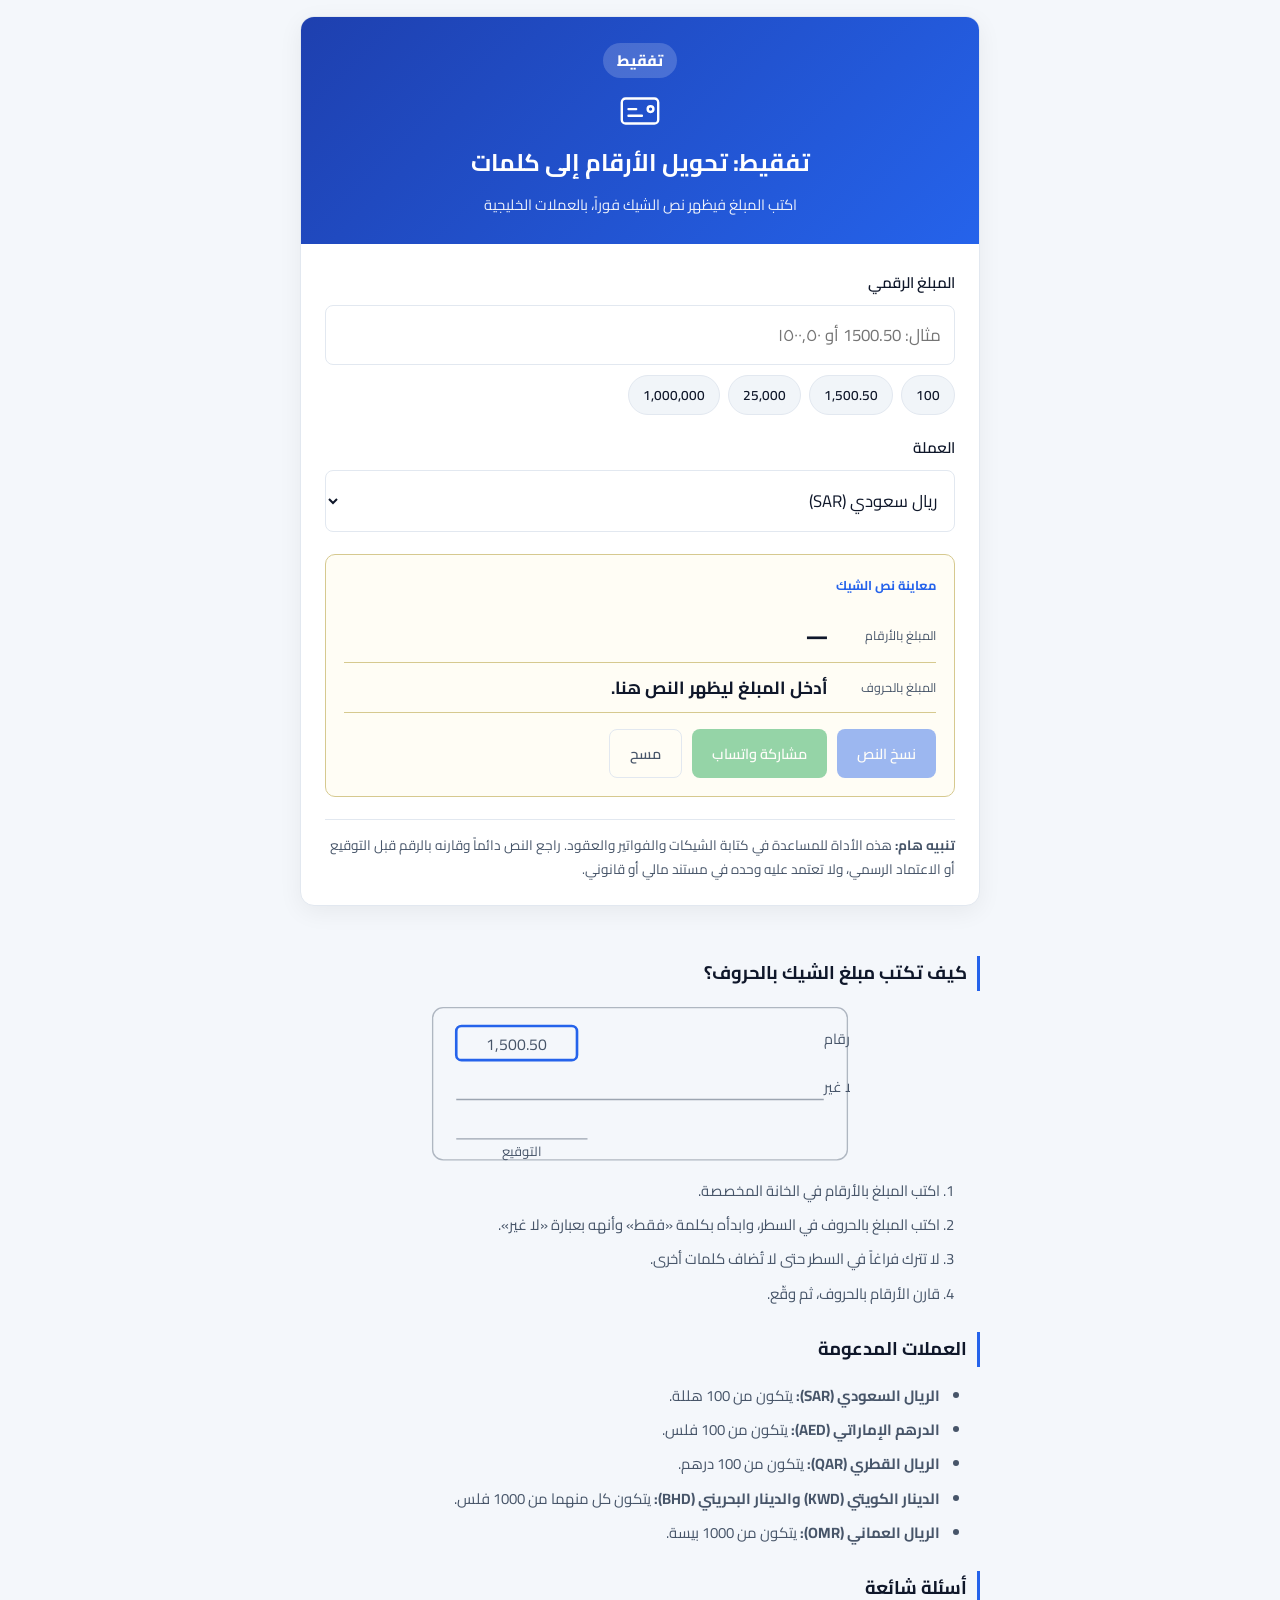
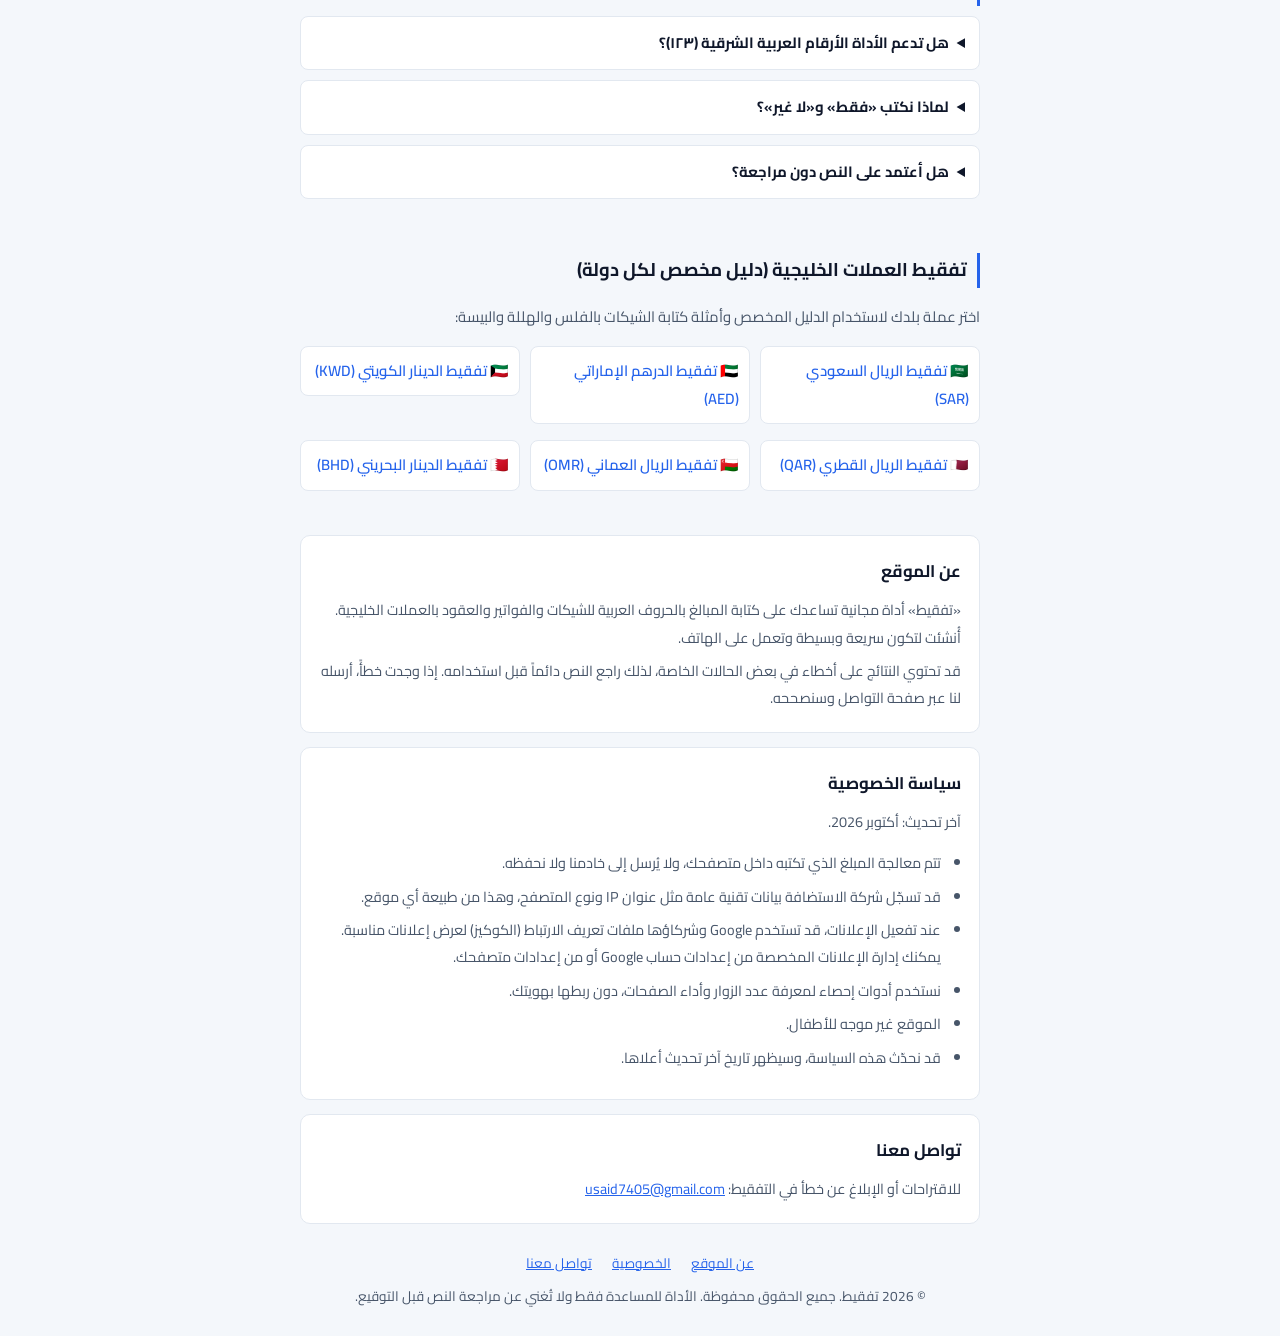
<file: index.html>
<!DOCTYPE html>
<html lang="ar" dir="rtl">
<head>
<meta charset="UTF-8">
<meta name="google-site-verification" content="pl8VKu4miXjCryxIBvGF42JT68K2FOyj5GZ1E2aZHYI">
<meta name="viewport" content="width=device-width, initial-scale=1">
<title>تفقيط: تحويل الأرقام إلى كلمات للشيكات والعقود</title>
<meta name="description" content="أداة تفقيط مجانية تحوّل المبلغ إلى كلمات عربية للشيكات والفواتير والعقود مع دعم العملات الخليجية (SAR, AED, KWD, QAR, OMR, BHD).">
<link rel="canonical" href="https://ar.sueldopro.online/">
<link rel="icon" href="data:image/svg+xml,%3Csvg xmlns='http://www.w3.org/2000/svg' viewBox='0 0 48 48'%3E%3Crect width='48' height='48' rx='10' fill='%232563eb'/%3E%3Crect x='7' y='13' width='34' height='22' rx='4' fill='none' stroke='white' stroke-width='3'/%3E%3Cpath d='M13 27h13M13 21h8' stroke='white' stroke-width='3' stroke-linecap='round'/%3E%3C/svg%3E">
<meta name="theme-color" content="#2563eb">
<meta property="og:type" content="website">
<meta property="og:locale" content="ar_AR">
<meta property="og:title" content="تفقيط: تحويل الأرقام إلى كلمات للشيكات والعقود">
<meta property="og:description" content="اكتب المبلغ فيظهر نص الشيك فوراً بالعملات الخليجية. أداة مجانية.">
<meta property="og:url" content="https://ar.sueldopro.online/">
<meta name="twitter:card" content="summary">
<link rel="preconnect" href="https://fonts.googleapis.com">
<link rel="preconnect" href="https://fonts.gstatic.com" crossorigin>
<link href="https://fonts.googleapis.com/css2?family=Cairo:wght@400;600;800&display=swap" rel="stylesheet">
<style>
:root{--bg:#f4f7fb;--card:#fff;--ink:#0f172a;--accent:#2563eb;--accent2:#1e40af;--text:#475569;--line:#e2e8f0;--soft:#f1f5f9;--err:#b91c1c;--cheque:#fffdf5;--cl:#d6c98f}
@media(prefers-color-scheme:dark){:root{--bg:#0b1220;--card:#111a2e;--ink:#f1f5f9;--accent:#3b82f6;--accent2:#1d4ed8;--text:#cbd5e1;--line:#26334d;--soft:#18233b;--err:#fca5a5;--cheque:#16213a;--cl:#334155}}
*{box-sizing:border-box}
html{scroll-behavior:smooth}
body{font-family:'Cairo','Tajawal',system-ui,-apple-system,'Segoe UI',Tahoma,sans-serif;background:var(--bg);color:var(--text);margin:0;padding:16px;display:flex;flex-direction:column;align-items:center}
a{color:var(--accent)}
.card{width:100%;max-width:680px;background:var(--card);border-radius:14px;border:1px solid var(--line);overflow:hidden;box-shadow:0 6px 24px rgba(0,0,0,.06)}
.hero{background:linear-gradient(135deg,var(--accent2),var(--accent));color:#fff;padding:26px 22px;text-align:center}
.brand{display:inline-block;font-weight:800;font-size:.95rem;background:rgba(255,255,255,.18);padding:3px 14px;border-radius:999px;margin-bottom:10px}
.logo{display:block;width:46px;height:46px;margin:0 auto 6px}
.hero h1{margin:0 0 6px;font-size:1.5rem;color:#fff}
.hero p{margin:0;font-size:.92rem;opacity:.92}
.body{padding:24px}
.field{margin-bottom:18px}
label{display:block;font-weight:600;margin-bottom:8px;font-size:.95rem;color:var(--ink)}
input,select{width:100%;padding:13px;border:1px solid var(--line);border-radius:8px;font-size:1.05rem;background:var(--card);color:var(--ink);font-family:inherit}
input:focus,select:focus{outline:none;border-color:var(--accent);box-shadow:0 0 0 3px rgba(37,99,235,.18)}
.chips{display:flex;flex-wrap:wrap;gap:8px;margin-top:10px}
button{background:var(--accent);color:#fff;border:0;padding:10px 20px;border-radius:8px;cursor:pointer;font-size:.9rem;font-weight:600;font-family:inherit;transition:background .2s,transform .1s}
button:hover:not([disabled]){background:var(--accent2)}
button:active:not([disabled]){transform:scale(.97)}
button:focus-visible,a:focus-visible,summary:focus-visible{outline:2px solid var(--accent);outline-offset:2px}
button[disabled]{opacity:.45;cursor:not-allowed}
.chip{background:var(--soft);color:var(--ink);border:1px solid var(--line);padding:6px 14px;border-radius:999px;font-size:.85rem}
.chip:hover:not([disabled]){background:var(--line)}
.btn-secondary{background:transparent;color:var(--text);border:1px solid var(--line)}
.btn-secondary:hover:not([disabled]){background:var(--soft)}
.wa{background:#16a34a}
.wa:hover:not([disabled]){background:#15803d}
.cheque{background:var(--cheque);border:1px solid var(--cl);border-radius:10px;padding:18px;margin-top:22px}
.cheque-top{display:flex;justify-content:space-between;font-size:.8rem;font-weight:700;color:var(--accent);margin-bottom:12px}
#status{color:var(--accent)}
.row{display:flex;align-items:center;gap:12px;border-bottom:1px solid var(--cl);padding:8px 0;min-height:48px}
.tag{font-size:.78rem;color:var(--text);min-width:96px}
.fig{font-weight:800;font-size:1.25rem;color:var(--ink);direction:ltr;unicode-bidi:isolate}
#result{margin:0;font-size:1.1rem;font-weight:700;color:var(--ink);line-height:1.9;word-break:break-word}
.error #result{color:var(--err);font-size:.95rem;font-weight:500}
.pop #result,.pop .fig{animation:pop .35s ease}
@keyframes pop{from{opacity:0;transform:translateY(6px)}to{opacity:1;transform:none}}
.actions{display:flex;flex-wrap:wrap;gap:10px;margin-top:16px}
.note{margin:22px 0 0;font-size:.85rem;line-height:1.7;border-top:1px solid var(--line);padding-top:14px}
.help{width:100%;max-width:680px;margin-top:26px;line-height:1.9;font-size:.93rem}
.help h2{font-size:1.15rem;color:var(--ink);border-right:3px solid var(--accent);padding-right:10px;margin:24px 0 10px}
.help svg{width:100%;max-width:420px;display:block;margin:14px auto;color:var(--text)}
.help li{margin-bottom:6px}
details{border:1px solid var(--line);border-radius:8px;padding:12px 14px;margin-bottom:10px;background:var(--card)}
summary{cursor:pointer;font-weight:700;color:var(--ink)}
details p{margin:10px 0 0}
.info{width:100%;max-width:680px;margin-top:10px;line-height:1.9;font-size:.9rem}
.info section{background:var(--card);border:1px solid var(--line);border-radius:10px;padding:6px 18px 14px;margin-top:14px;scroll-margin-top:12px}
.info h2{font-size:1.05rem;color:var(--ink);margin:14px 0 8px}
.info p,.info li{margin:6px 0}
.info ul{padding-right:20px}
footer{width:100%;max-width:680px;margin:26px 0 10px;text-align:center;font-size:.85rem;line-height:2}
footer nav{display:flex;justify-content:center;flex-wrap:wrap;gap:6px 20px;margin-bottom:6px}
@media(prefers-reduced-motion:reduce){*{animation:none!important;transition:none!important;scroll-behavior:auto!important}}
</style>
</head>
<body>
<main class="card">
  <header class="hero">
    <span class="brand">تفقيط</span>
    <svg class="logo" viewBox="0 0 48 48" fill="none" stroke="#fff" stroke-width="2.5" stroke-linecap="round" stroke-linejoin="round" aria-hidden="true"><rect x="5" y="11" width="38" height="26" rx="4"/><path d="M12 29h14M12 22h8"/><circle cx="35" cy="22" r="3"/></svg>
    <h1>تفقيط: تحويل الأرقام إلى كلمات</h1>
    <p>اكتب المبلغ فيظهر نص الشيك فوراً، بالعملات الخليجية</p>
  </header>
  <div class="body">
    <div class="field">
      <label for="amount">المبلغ الرقمي</label>
      <input id="amount" type="text" inputmode="decimal" autocomplete="off" placeholder="مثال: 1500.50 أو ١٥٠٠٫٥٠">
      <div class="chips">
        <button type="button" class="chip" data-amt="100">100</button>
        <button type="button" class="chip" data-amt="1500.50">1,500.50</button>
        <button type="button" class="chip" data-amt="25000">25,000</button>
        <button type="button" class="chip" data-amt="1000000">1,000,000</button>
      </div>
    </div>
    <div class="field">
      <label for="cur">العملة</label>
      <select id="cur">
        <option value="SAR">ريال سعودي (SAR)</option>
        <option value="AED">درهم إماراتي (AED)</option>
        <option value="KWD">دينار كويتي (KWD)</option>
        <option value="QAR">ريال قطري (QAR)</option>
        <option value="OMR">ريال عماني (OMR)</option>
        <option value="BHD">دينار بحريني (BHD)</option>
        <option value="NONE">بدون عملة (عدد صحيح)</option>
      </select>
    </div>
    <section class="cheque" id="box" aria-live="polite">
      <div class="cheque-top"><span>معاينة نص الشيك</span><span id="status" role="status"></span></div>
      <div class="row"><span class="tag">المبلغ بالأرقام</span><span class="fig" id="fig">—</span></div>
      <div class="row"><span class="tag">المبلغ بالحروف</span><p id="result">أدخل المبلغ ليظهر النص هنا.</p></div>
      <div class="actions">
        <button id="copy" type="button" disabled>نسخ النص</button>
        <button id="wa" type="button" class="wa" disabled>مشاركة واتساب</button>
        <button id="clear" type="button" class="btn-secondary">مسح</button>
      </div>
    </section>
    <p class="note"><strong>تنبيه هام:</strong> هذه الأداة للمساعدة في كتابة الشيكات والفواتير والعقود. راجع النص دائماً وقارنه بالرقم قبل التوقيع أو الاعتماد الرسمي، ولا تعتمد عليه وحده في مستند مالي أو قانوني.</p>
  </div>
</main>

<article class="help">
  <h2>كيف تكتب مبلغ الشيك بالحروف؟</h2>
  <svg viewBox="0 0 320 120" role="img" aria-label="شكل الشيك: المبلغ بالأرقام والمبلغ بالحروف والتوقيع">
    <rect x="2" y="2" width="316" height="116" rx="8" fill="none" stroke="currentColor" opacity=".4"/>
    <rect x="20" y="16" width="92" height="26" rx="4" fill="none" stroke="#2563eb" stroke-width="2"/>
    <text x="66" y="34" text-anchor="middle" font-size="12" fill="currentColor">1,500.50</text>
    <text x="300" y="30" text-anchor="end" font-size="11" fill="currentColor">المبلغ بالأرقام</text>
    <line x1="20" y1="72" x2="300" y2="72" stroke="currentColor" opacity=".5"/>
    <text x="300" y="66" text-anchor="end" font-size="11" fill="currentColor">فقط ... لا غير</text>
    <line x1="20" y1="102" x2="120" y2="102" stroke="currentColor" opacity=".5"/>
    <text x="70" y="115" text-anchor="middle" font-size="10" fill="currentColor">التوقيع</text>
  </svg>
  <ol>
    <li>اكتب المبلغ بالأرقام في الخانة المخصصة.</li>
    <li>اكتب المبلغ بالحروف في السطر، وابدأه بكلمة «فقط» وأنهه بعبارة «لا غير».</li>
    <li>لا تترك فراغاً في السطر حتى لا تُضاف كلمات أخرى.</li>
    <li>قارن الأرقام بالحروف، ثم وقّع.</li>
  </ol>
  <h2>العملات المدعومة</h2>
  <ul>
    <li><strong>الريال السعودي (SAR):</strong> يتكون من 100 هللة.</li>
    <li><strong>الدرهم الإماراتي (AED):</strong> يتكون من 100 فلس.</li>
    <li><strong>الريال القطري (QAR):</strong> يتكون من 100 درهم.</li>
    <li><strong>الدينار الكويتي (KWD) والدينار البحريني (BHD):</strong> يتكون كل منهما من 1000 فلس.</li>
    <li><strong>الريال العماني (OMR):</strong> يتكون من 1000 بيسة.</li>
  </ul>
  <h2>أسئلة شائعة</h2>
  <details><summary>هل تدعم الأداة الأرقام العربية الشرقية (١٢٣)؟</summary><p>نعم، يمكنك الكتابة بالأرقام الإنجليزية أو العربية الشرقية، وتحوّلها الأداة تلقائياً.</p></details>
  <details><summary>لماذا نكتب «فقط» و«لا غير»؟</summary><p>لمنع إضافة أي كلمة أو رقم إلى المبلغ بعد كتابته.</p></details>
  <details><summary>هل أعتمد على النص دون مراجعة؟</summary><p>لا. راجع النص دائماً وقارنه بالرقم قبل التوقيع، فالمسؤولية على من يوقّع.</p></details>
</article>

<section class="help" style="margin-top: 20px;">
  <h2>تفقيط العملات الخليجية (دليل مخصص لكل دولة)</h2>
  <p>اختر عملة بلدك لاستخدام الدليل المخصص وأمثلة كتابة الشيكات بالفلس والهللة والبيسة:</p>
  <ul style="display: grid; grid-template-columns: repeat(auto-fit, minmax(200px, 1fr)); gap: 10px; padding: 0; list-style: none; margin-top: 14px;">
    <li><a href="./saudi-riyal/" style="display: block; padding: 10px; background: var(--card); border: 1px solid var(--line); border-radius: 8px; text-decoration: none; font-weight: 600;">🇸🇦 تفقيط الريال السعودي (SAR)</a></li>
    <li><a href="./uae-dirham/" style="display: block; padding: 10px; background: var(--card); border: 1px solid var(--line); border-radius: 8px; text-decoration: none; font-weight: 600;">🇦🇪 تفقيط الدرهم الإماراتي (AED)</a></li>
    <li><a href="./kuwaiti-dinar/" style="display: block; padding: 10px; background: var(--card); border: 1px solid var(--line); border-radius: 8px; text-decoration: none; font-weight: 600;">🇰🇼 تفقيط الدينار الكويتي (KWD)</a></li>
    <li><a href="./qatari-riyal/" style="display: block; padding: 10px; background: var(--card); border: 1px solid var(--line); border-radius: 8px; text-decoration: none; font-weight: 600;">🇶🇦 تفقيط الريال القطري (QAR)</a></li>
    <li><a href="./omani-rial/" style="display: block; padding: 10px; background: var(--card); border: 1px solid var(--line); border-radius: 8px; text-decoration: none; font-weight: 600;">🇴🇲 تفقيط الريال العماني (OMR)</a></li>
    <li><a href="./bahraini-dinar/" style="display: block; padding: 10px; background: var(--card); border: 1px solid var(--line); border-radius: 8px; text-decoration: none; font-weight: 600;">🇧🇭 تفقيط الدينار البحريني (BHD)</a></li>
  </ul>
</section>

<div class="info">
  <section id="about">
    <h2>عن الموقع</h2>
    <p>«تفقيط» أداة مجانية تساعدك على كتابة المبالغ بالحروف العربية للشيكات والفواتير والعقود بالعملات الخليجية. أُنشئت لتكون سريعة وبسيطة وتعمل على الهاتف.</p>
    <p>قد تحتوي النتائج على أخطاء في بعض الحالات الخاصة، لذلك راجع النص دائماً قبل استخدامه. إذا وجدت خطأً، أرسله لنا عبر صفحة التواصل وسنصححه.</p>
  </section>
  <section id="privacy">
    <h2>سياسة الخصوصية</h2>
    <p>آخر تحديث: أكتوبر 2026.</p>
    <ul>
      <li>تتم معالجة المبلغ الذي تكتبه داخل متصفحك، ولا يُرسل إلى خادمنا ولا نحفظه.</li>
      <li>قد تسجّل شركة الاستضافة بيانات تقنية عامة مثل عنوان IP ونوع المتصفح، وهذا من طبيعة أي موقع.</li>
      <li>عند تفعيل الإعلانات، قد تستخدم Google وشركاؤها ملفات تعريف الارتباط (الكوكيز) لعرض إعلانات مناسبة. يمكنك إدارة الإعلانات المخصصة من إعدادات حساب Google أو من إعدادات متصفحك.</li>
      <li>نستخدم أدوات إحصاء لمعرفة عدد الزوار وأداء الصفحات، دون ربطها بهويتك.</li>
      <li>الموقع غير موجه للأطفال.</li>
      <li>قد نحدّث هذه السياسة، وسيظهر تاريخ آخر تحديث أعلاها.</li>
    </ul>
  </section>
  <section id="contact">
    <h2>تواصل معنا</h2>
    <p>للاقتراحات أو الإبلاغ عن خطأ في التفقيط: <a href="mailto:usaid7405@gmail.com">usaid7405@gmail.com</a></p>
  </section>
</div>

<footer>
  <nav aria-label="روابط الموقع">
    <a href="#about">عن الموقع</a>
    <a href="#privacy">الخصوصية</a>
    <a href="#contact">تواصل معنا</a>
  </nav>
  <div>© 2026 تفقيط. جميع الحقوق محفوظة. الأداة للمساعدة فقط ولا تُغني عن مراجعة النص قبل التوقيع.</div>
</footer>

<script>
const CUR = {
  SAR:{g:'m',d:2,s:'ريال سعودي',a:'ريالاً سعودياً',du:'ريالان سعوديان',p:'ريالات سعودية',f:{g:'f',s:'هللة',a:'هللةً',du:'هللتان',p:'هللات'}},
  AED:{g:'m',d:2,s:'درهم إماراتي',a:'درهماً إماراتياً',du:'درهمان إماراتيان',p:'دراهم إماراتية',f:{g:'m',s:'فلس',a:'فلساً',du:'فلسان',p:'فلوس'}},
  KWD:{g:'m',d:3,s:'دينار كويتي',a:'ديناراً كويتياً',du:'ديناران كويتيان',p:'دنانير كويتية',f:{g:'m',s:'فلس',a:'فلساً',du:'فلسان',p:'فلوس'}},
  QAR:{g:'m',d:2,s:'ريال قطري',a:'ريالاً قطرياً',du:'ريالان قطريان',p:'ريالات قطرية',f:{g:'m',s:'درهم',a:'درهماً',du:'درهمان',p:'دراهم'}},
  OMR:{g:'m',d:3,s:'ريال عماني',a:'ريالاً عمانياً',du:'ريالان عمانيان',p:'ريالات عمانية',f:{g:'f',s:'بيسة',a:'بيسةً',du:'بيستان',p:'بيسات'}},
  BHD:{g:'m',d:3,s:'دينار بحريني',a:'ديناراً بحرينياً',du:'ديناران بحرينيان',p:'دنانير بحرينية',f:{g:'m',s:'فلس',a:'فلساً',du:'فلسان',p:'فلوس'}}
};
const NUM = {
  m:{1:'واحد',2:'اثنان',3:'ثلاثة',4:'أربعة',5:'خمسة',6:'ستة',7:'سبعة',8:'ثمانية',9:'تسعة',10:'عشرة',11:'أحد عشر',12:'اثنا عشر',13:'ثلاثة عشر',14:'أربعة عشر',15:'خمسة عشر',16:'ستة عشر',17:'سبعة عشر',18:'ثمانية عشر',19:'تسعة عشر'},
  f:{1:'واحدة',2:'اثنتان',3:'ثلاث',4:'أربع',5:'خمس',6:'ست',7:'سبع',8:'ثماني',9:'تسع',10:'عشر',11:'إحدى عشرة',12:'اثنتا عشرة',13:'ثلاث عشرة',14:'أربع عشرة',15:'خمس عشرة',16:'ست عشرة',17:'سبع عشرة',18:'ثماني عشرة',19:'تسع عشرة'}
};
const TENS=['','','عشرون','ثلاثون','أربعون','خمسون','ستون','سبعون','ثمانون','تسعون'];
const HUND=['','مائة','مائتان','ثلاثمائة','أربعمائة','خمسمائة','ستمائة','سبعمائة','ثمانمائة','تسعمائة'];
const SCALE=[
  {v:1e9,s:'مليار',du:'ملياران',c:'مليارا',p:'مليارات',a:'ملياراً'},
  {v:1e6,s:'مليون',du:'مليونان',c:'مليونا',p:'ملايين',a:'مليوناً'},
  {v:1e3,s:'ألف',du:'ألفان',c:'ألفا',p:'آلاف',a:'ألفاً'}
];

function sub100(r,g){
  if(r<20) return r===1&&g==='f'?'إحدى':NUM[g][r];
  const u=r%10,t=Math.floor(r/10);
  const unit=u===1&&g==='f'?'إحدى':NUM[g][u];
  return u?unit+' و'+TENS[t]:TENS[t];
}

function spoken(n,g){
  const h=Math.floor(n/100),r=n%100,p=[];
  if(h)p.push(HUND[h]);
  if(r)p.push(r===1&&g==='f'&&!h?'واحدة':sub100(r,g));
  return p.join(' و');
}

function form(n,noun){
  if(n===0)return noun.s;
  const r=n%100;
  if(r>=11)return noun.a;
  if(r>=3&&r<=10)return noun.p;
  return noun.s;
}

function words(n,noun){
  const g=noun?noun.g:'m';
  if(noun&&n===1)return noun.s+(noun.g==='f'?' واحدة':' واحد');
  if(noun&&n===2)return noun.du;
  const parts=[];
  const grp=SCALE.map(sc=>Math.floor(n/sc.v)%1000);
  const u=n%1000;
  const lastScale=u===0?grp.map((x,i)=>x>0?i:-1).filter(i=>i>=0).pop():-1;
  SCALE.forEach((sc,i)=>{
    const val=grp[i];
    if(!val)return;
    if(val===1)parts.push(sc.s);
    else if(val===2)parts.push(i===lastScale&&noun?sc.c:sc.du);
    else if(val===200)parts.push('مائتا '+sc.s);
    else{
      const r=val%100;
      const nn=r>=11?((noun&&i===lastScale)?sc.s:sc.a):(r>=3&&r<=10?sc.p:sc.s);
      parts.push(spoken(val,'m')+' '+nn);
    }
  });
  if(u){
    parts.push(u===200&&noun?'مائتا':spoken(u,g));
  }
  let t=parts.join(' و');
  if(noun)t+=' '+(u===0?noun.s:form(n,noun));
  return t;
}

function normalize(s){
  return String(s).replace(/[٠-٩]/g,d=>d.charCodeAt(0)-1632)
    .replace(/[۰-۹]/g,d=>d.charCodeAt(0)-1776)
    .replace(/[٫]/g,'.').replace(/[٬,،\s]/g,'');
}

function tafqit(input,code){
  const s=normalize(input);
  if(s==='')return {ok:false,msg:'أدخل المبلغ'};
  if(s[0]==='-')return {ok:false,msg:'المبلغ يجب أن يكون موجباً'};
  if(!/^\d*\.?\d*$/.test(s)||s==='.')return {ok:false,msg:'صيغة المبلغ غير صحيحة'};
  const [ip0,fp0='']=s.split('.');
  const ip=ip0.replace(/^0+(?=\d)/,'')||'0';
  if(ip.length>12)return {ok:false,msg:'الرقم كبير جداً (الحد الأقصى 12 خانة)'};
  if(code==='NONE'){
    if(/[1-9]/.test(fp0))return {ok:false,msg:'بدون عملة: أدخل عدداً صحيحاً فقط'};
    const n=Number(ip);
    return {ok:true,text:'فقط '+(n===0?'صفر':words(n,null))+' لا غير.'};
  }
  const c=CUR[code],d=c.d;
  let scaled=BigInt(ip+fp0.padEnd(d+1,'0').slice(0,d+1));
  scaled=(scaled+5n)/10n;
  const base=10n**BigInt(d);
  const main=Number(scaled/base),fr=Number(scaled%base);
  if(String(main).length>12)return {ok:false,msg:'الرقم كبير جداً (الحد الأقصى 12 خانة)'};
  const out=[];
  if(main>0)out.push(words(main,c));
  if(fr>0)out.push(words(fr,c.f));
  if(!out.length)out.push('صفر '+c.s);
  return {ok:true,text:'فقط '+out.join(' و')+' لا غير.'};
}

const $=id=>document.getElementById(id);
let current='';

function pretty(raw){
  const s=normalize(raw);
  if(!/^\d*\.?\d+$|^\d+\.?$/.test(s))return '';
  const [i,f]=s.split('.');
  return i.replace(/\B(?=(\d{3})+(?!\d))/g,',')+(f?'.'+f:'');
}
function setBtns(on){$('copy').disabled=!on;$('wa').disabled=!on;}

function run(){
  const raw=$('amount').value,box=$('box'),res=$('result'),code=$('cur').value;
  $('status').textContent='';
  $('fig').textContent=raw.trim()?(pretty(raw)||'—')+(code==='NONE'?'':' '+code):'—';
  box.classList.remove('error','pop');
  if(raw.trim()===''){res.textContent='أدخل المبلغ ليظهر النص هنا.';setBtns(false);current='';return;}
  const r=tafqit(raw,code);
  void box.offsetWidth;
  if(r.ok){res.textContent=r.text;current=r.text;setBtns(true);box.classList.add('pop');}
  else{box.classList.add('error');res.textContent=r.msg;current='';setBtns(false);}
}

async function copyText(){
  if(!current)return;
  try{await navigator.clipboard.writeText(current);$('status').textContent='تم النسخ ✓';}
  catch(e){const t=document.createElement('textarea');t.value=current;document.body.appendChild(t);t.select();
    try{document.execCommand('copy');$('status').textContent='تم النسخ ✓';}catch(_){$('status').textContent='تعذر النسخ، انسخ النص يدوياً';}
    t.remove();}
}
function share(){
  if(current)window.open('https://wa.me/?text='+encodeURIComponent(current),'_blank','noopener');
}
function clearAll(){$('amount').value='';run();$('amount').focus();}

$('amount').addEventListener('input',run);
$('cur').addEventListener('change',run);
$('copy').addEventListener('click',copyText);
$('wa').addEventListener('click',share);
$('clear').addEventListener('click',clearAll);
document.querySelectorAll('.chip').forEach(b=>b.addEventListener('click',()=>{$('amount').value=b.dataset.amt;run();}));
</script>
</body>
</html>
</file>
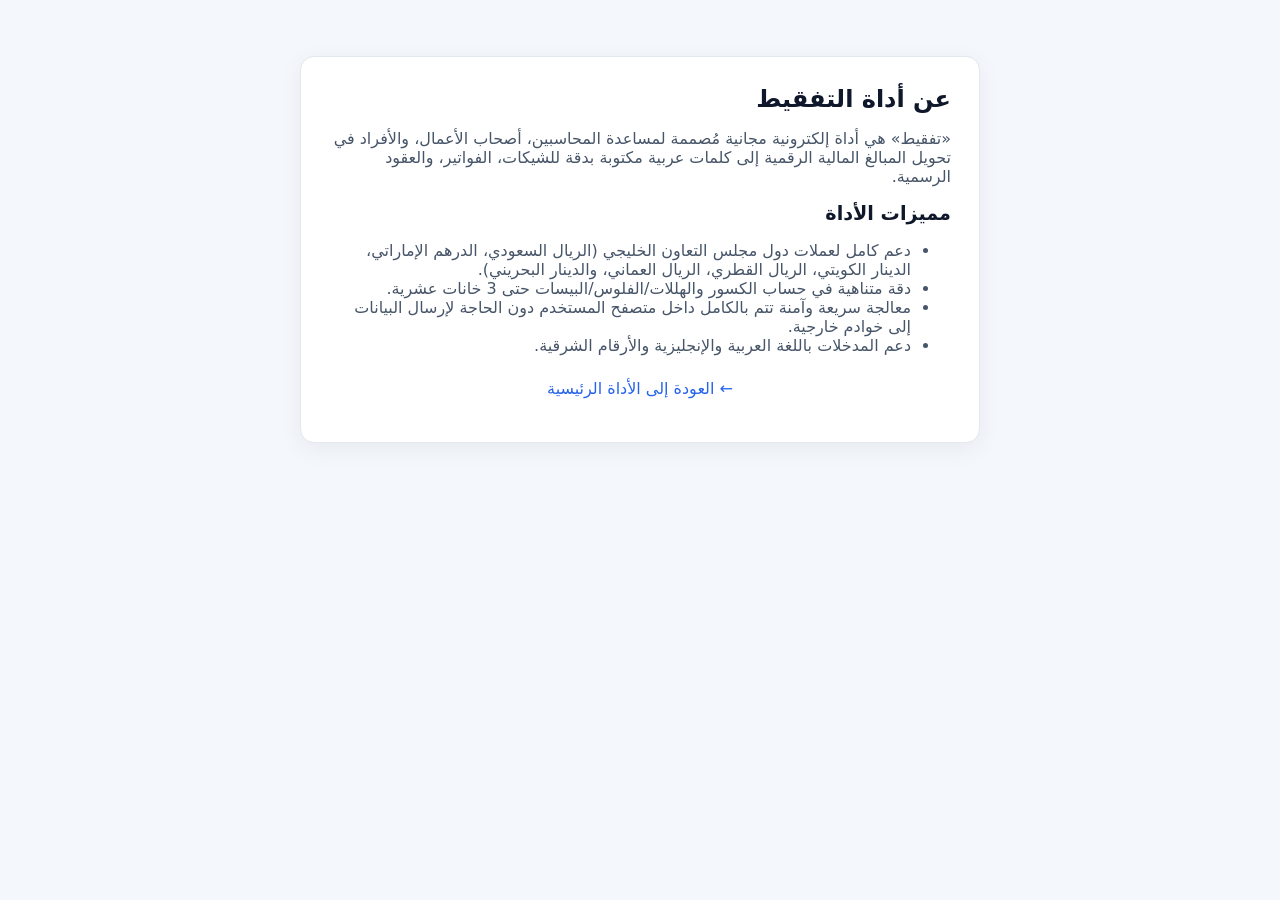
<file: about/index.html>
<!DOCTYPE html>
<html lang="ar" dir="rtl">
<head>
<meta charset="UTF-8">
<meta name="viewport" content="width=device-width, initial-scale=1">
<title>عن الموقع - تفقيط</title>
<link rel="canonical" href="https://ar.sueldopro.online/about/">
<link rel="stylesheet" href="../style.css">
</head>
<body>
<main class="card" style="max-width: 680px; margin: 40px auto; padding: 28px;">
  <h1>عن أداة التفقيط</h1>
  <p>«تفقيط» هي أداة إلكترونية مجانية مُصممة لمساعدة المحاسبين، أصحاب الأعمال، والأفراد في تحويل المبالغ المالية الرقمية إلى كلمات عربية مكتوبة بدقة للشيكات، الفواتير، والعقود الرسمية.</p>
  
  <h2>مميزات الأداة</h2>
  <ul>
    <li>دعم كامل لعملات دول مجلس التعاون الخليجي (الريال السعودي، الدرهم الإماراتي، الدينار الكويتي، الريال القطري، الريال العماني، والدينار البحريني).</li>
    <li>دقة متناهية في حساب الكسور والهللات/الفلوس/البيسات حتى 3 خانات عشرية.</li>
    <li>معالجة سريعة وآمنة تتم بالكامل داخل متصفح المستخدم دون الحاجة لإرسال البيانات إلى خوادم خارجية.</li>
    <li>دعم المدخلات باللغة العربية والإنجليزية والأرقام الشرقية.</li>
  </ul>

  <p style="margin-top: 24px; text-align: center;"><a href="../">← العودة إلى الأداة الرئيسية</a></p>
</main>
</body>
</html>
</file>
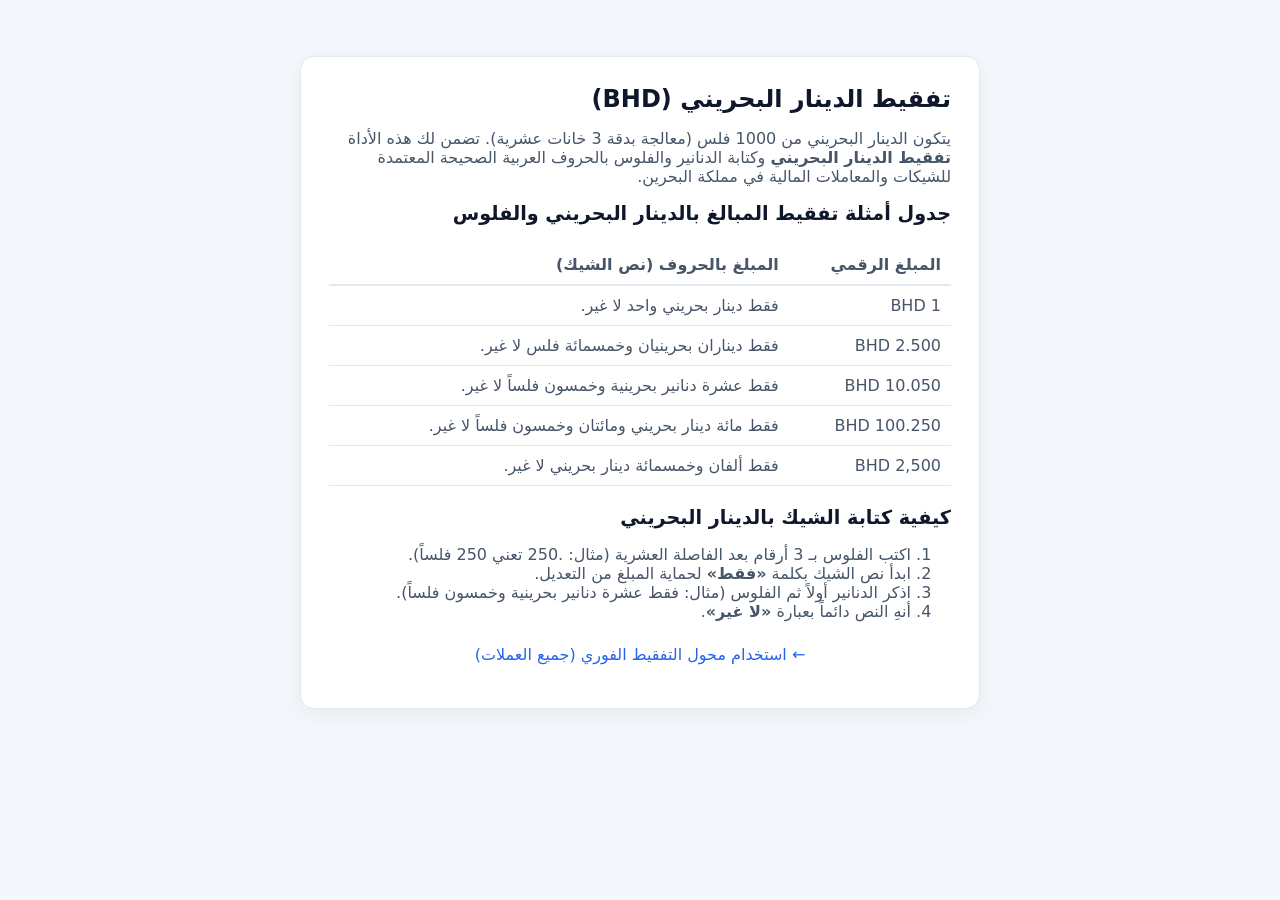
<file: bahraini-dinar/index.html>
<!DOCTYPE html>
<html lang="ar" dir="rtl">
<head>
<meta charset="UTF-8">
<meta name="viewport" content="width=device-width, initial-scale=1">
<title>تفقيط دينار بحريني (BHD) - تحويل المبالغ والشيكات بدقة 3 خانات | تفقيط</title>
<meta name="description" content="أداة تفقيط الدينار البحريني تحول المبالغ إلى كلمات عربية صحيحة مع حساب الفلوس بدقة 3 خانات عشرية (1000 فلس). مخصصة للشيكات والعقود بـ BHD.">
<meta name="keywords" content="تفقيط دينار بحريني, تفقيط الدينار البحريني, تفقيط فلس بحريني, كتابة الشيك بالدينار البحريني, تحويل المبلغ إلى كلمات دينار بحريني">
<link rel="canonical" href="https://ar.sueldopro.online/bahraini-dinar/">
<link rel="stylesheet" href="../style.css">
<script type="application/ld+json">
{
  "@context": "https://schema.org",
  "@type": "WebApplication",
  "name": "أداة تفقيط الدينار البحريني",
  "url": "https://ar.sueldopro.online/bahraini-dinar/",
  "applicationCategory": "FinanceApplication",
  "operatingSystem": "All",
  "description": "تحويل الأرقام إلى كلمات عربية بالدينار البحريني والفلس (3 خانات عشرية) للشيكات والعقود"
}
</script>
</head>
<body>
<main class="card" style="max-width: 680px; margin: 40px auto; padding: 28px;">
  <h1>تفقيط الدينار البحريني (BHD)</h1>
  <p>يتكون الدينار البحريني من 1000 فلس (معالجة بدقة 3 خانات عشرية). تضمن لك هذه الأداة <strong>تفقيط الدينار البحريني</strong> وكتابة الدنانير والفلوس بالحروف العربية الصحيحة المعتمدة للشيكات والمعاملات المالية في مملكة البحرين.</p>

  <h2>جدول أمثلة تفقيط المبالغ بالدينار البحريني والفلوس</h2>
  <table style="width:100%; border-collapse: collapse; margin: 20px 0; text-align: right;">
    <thead>
      <tr style="border-bottom: 2px solid var(--line);">
        <th style="padding: 10px;">المبلغ الرقمي</th>
        <th style="padding: 10px;">المبلغ بالحروف (نص الشيك)</th>
      </tr>
    </thead>
    <tbody>
      <tr style="border-bottom: 1px solid var(--line);"><td style="padding: 10px;">1 BHD</td><td style="padding: 10px;">فقط دينار بحريني واحد لا غير.</td></tr>
      <tr style="border-bottom: 1px solid var(--line);"><td style="padding: 10px;">2.500 BHD</td><td style="padding: 10px;">فقط ديناران بحرينيان وخمسمائة فلس لا غير.</td></tr>
      <tr style="border-bottom: 1px solid var(--line);"><td style="padding: 10px;">10.050 BHD</td><td style="padding: 10px;">فقط عشرة دنانير بحرينية وخمسون فلساً لا غير.</td></tr>
      <tr style="border-bottom: 1px solid var(--line);"><td style="padding: 10px;">100.250 BHD</td><td style="padding: 10px;">فقط مائة دينار بحريني ومائتان وخمسون فلساً لا غير.</td></tr>
      <tr style="border-bottom: 1px solid var(--line);"><td style="padding: 10px;">2,500 BHD</td><td style="padding: 10px;">فقط ألفان وخمسمائة دينار بحريني لا غير.</td></tr>
    </tbody>
  </table>

  <h2>كيفية كتابة الشيك بالدينار البحريني</h2>
  <ol>
    <li>اكتب الفلوس بـ 3 أرقام بعد الفاصلة العشرية (مثال: .250 تعني 250 فلساً).</li>
    <li>ابدأ نص الشيك بكلمة <strong>«فقط»</strong> لحماية المبلغ من التعديل.</li>
    <li>اذكر الدنانير أولاً ثم الفلوس (مثال: فقط عشرة دنانير بحرينية وخمسون فلساً).</li>
    <li>أنهِ النص دائماً بعبارة <strong>«لا غير»</strong>.</li>
  </ol>

  <p style="margin-top: 24px; text-align: center;"><a href="../">← استخدام محول التفقيط الفوري (جميع العملات)</a></p>
</main>
</body>
</html>
</file>
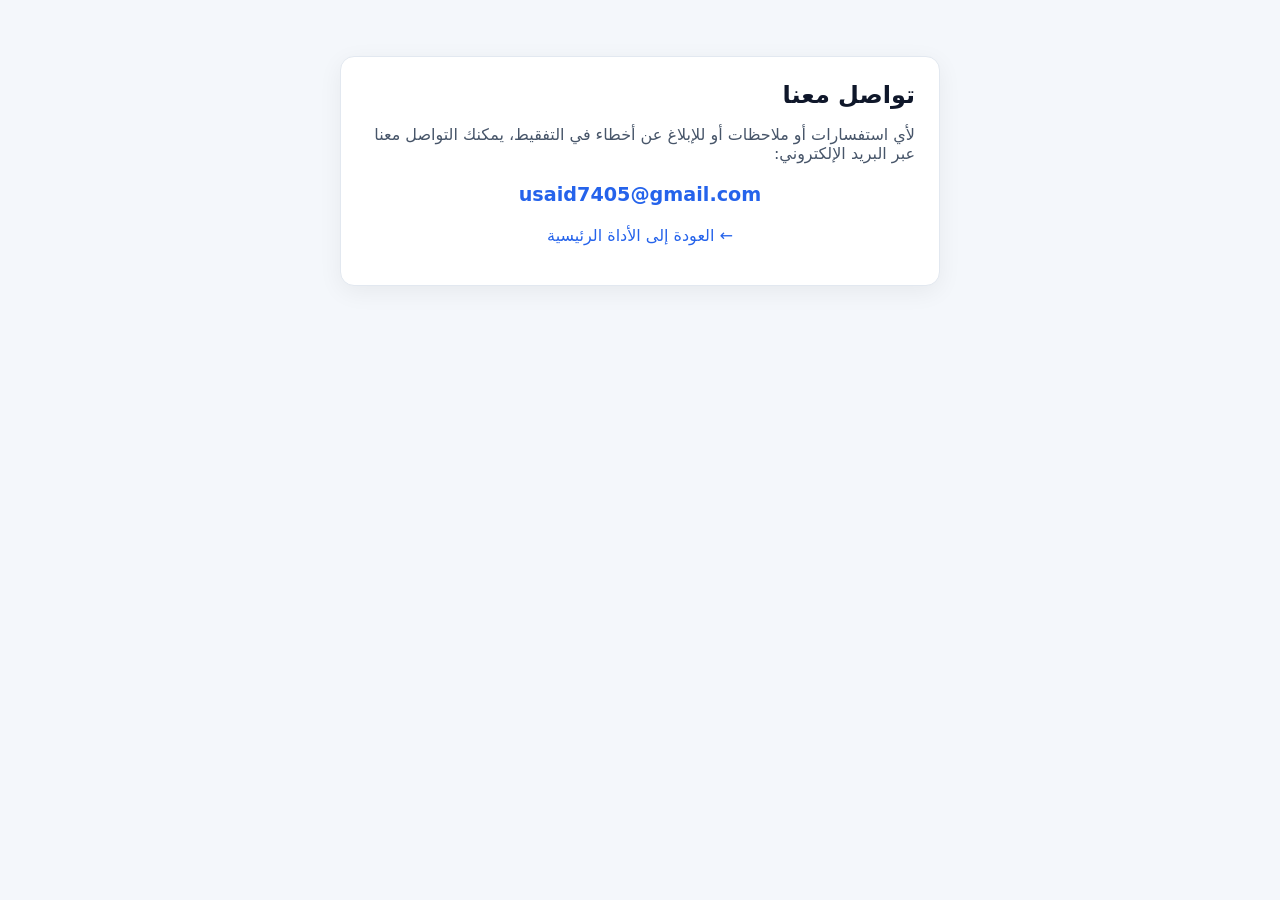
<file: contact/index.html>
<!DOCTYPE html>
<html lang="ar" dir="rtl">
<head>
<meta charset="UTF-8">
<meta name="viewport" content="width=device-width, initial-scale=1">
<title>تواصل معنا - تفقيط</title>
<link rel="canonical" href="https://ar.sueldopro.online/contact/">
<link rel="stylesheet" href="../style.css">
</head>
<body>
<main class="card" style="max-width: 600px; margin: 40px auto; padding: 24px;">
  <h1>تواصل معنا</h1>
  <p>لأي استفسارات أو ملاحظات أو للإبلاغ عن أخطاء في التفقيط، يمكنك التواصل معنا عبر البريد الإلكتروني:</p>
  <p style="text-align: center; font-size: 1.2rem; font-weight: bold; margin: 20px 0;">
    <a href="mailto:usaid7405@gmail.com">usaid7405@gmail.com</a>
  </p>
  <p style="text-align: center;"><a href="../">← العودة إلى الأداة الرئيسية</a></p>
</main>
</body>
</html>
</file>
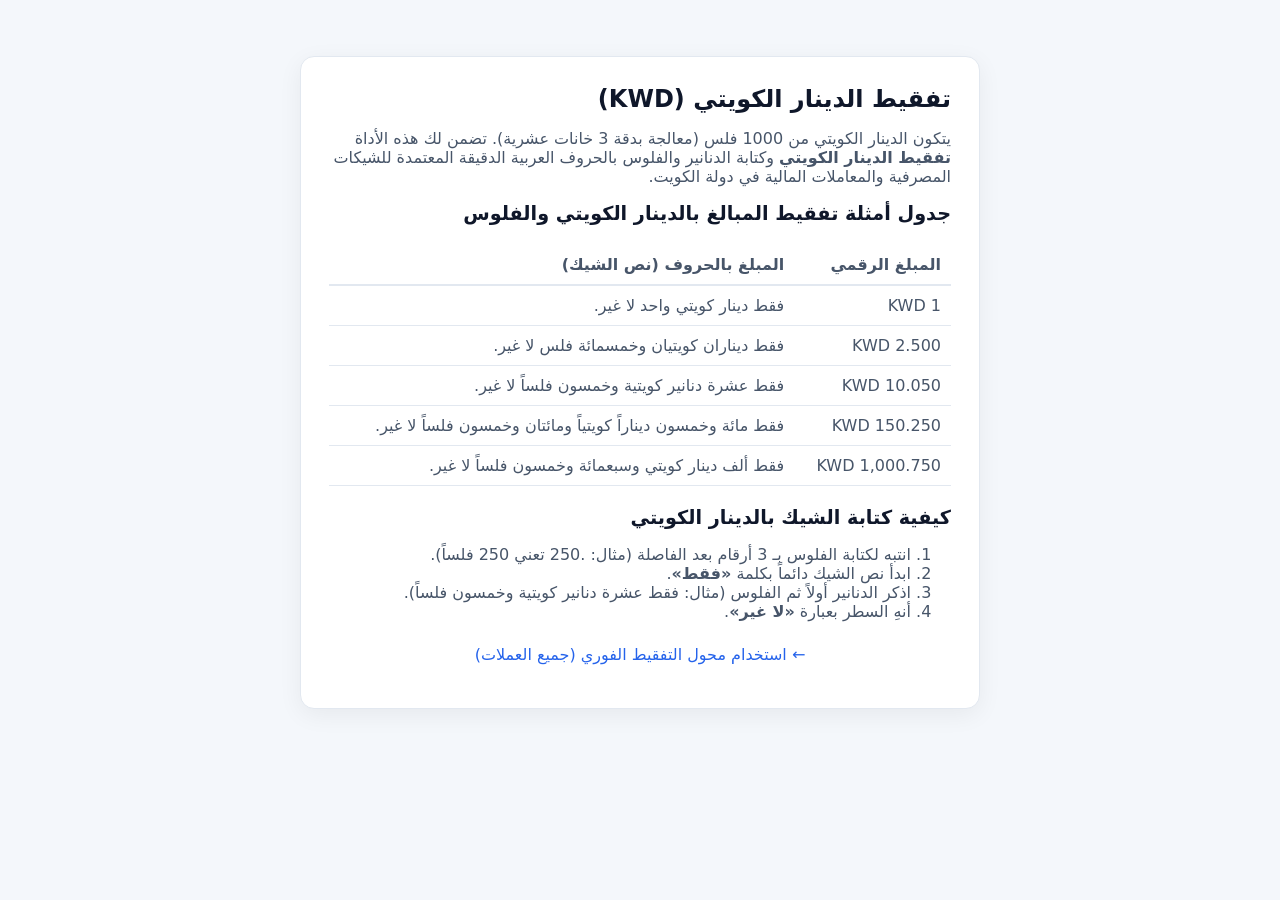
<file: kuwaiti-dinar/index.html>
<!DOCTYPE html>
<html lang="ar" dir="rtl">
<head>
<meta charset="UTF-8">
<meta name="viewport" content="width=device-width, initial-scale=1">
<title>تفقيط دينار كويتي (KWD) - تحويل المبالغ والشيكات بدقة 3 خانات | تفقيط</title>
<meta name="description" content="أداة تفقيط الدينار الكويتي تحول المبالغ إلى كلمات عربية مع حساب الفلوس بدقة 3 خانات عشرية (1000 فلس). مخصصة للشيكات والمعاملات الرسمية بـ KWD.">
<meta name="keywords" content="تفقيط دينار كويتي, تفقيط الدينار الكويتي, كتابة الشيك بالدينار الكويتي, تفقيط الفلوس الكويت, تفقيط 3 خانات عشرية">
<link rel="canonical" href="https://ar.sueldopro.online/kuwaiti-dinar/">
<link rel="stylesheet" href="../style.css">
<script type="application/ld+json">
{
  "@context": "https://schema.org",
  "@type": "WebApplication",
  "name": "أداة تفقيط الدينار الكويتي",
  "url": "https://ar.sueldopro.online/kuwaiti-dinar/",
  "applicationCategory": "FinanceApplication",
  "operatingSystem": "All",
  "description": "تحويل الأرقام إلى كلمات عربية بالدينار الكويتي والفلس (3 خانات عشرية) للشيكات والعقود"
}
</script>
</head>
<body>
<main class="card" style="max-width: 680px; margin: 40px auto; padding: 28px;">
  <h1>تفقيط الدينار الكويتي (KWD)</h1>
  <p>يتكون الدينار الكويتي من 1000 فلس (معالجة بدقة 3 خانات عشرية). تضمن لك هذه الأداة <strong>تفقيط الدينار الكويتي</strong> وكتابة الدنانير والفلوس بالحروف العربية الدقيقة المعتمدة للشيكات المصرفية والمعاملات المالية في دولة الكويت.</p>

  <h2>جدول أمثلة تفقيط المبالغ بالدينار الكويتي والفلوس</h2>
  <table style="width:100%; border-collapse: collapse; margin: 20px 0; text-align: right;">
    <thead>
      <tr style="border-bottom: 2px solid var(--line);">
        <th style="padding: 10px;">المبلغ الرقمي</th>
        <th style="padding: 10px;">المبلغ بالحروف (نص الشيك)</th>
      </tr>
    </thead>
    <tbody>
      <tr style="border-bottom: 1px solid var(--line);"><td style="padding: 10px;">1 KWD</td><td style="padding: 10px;">فقط دينار كويتي واحد لا غير.</td></tr>
      <tr style="border-bottom: 1px solid var(--line);"><td style="padding: 10px;">2.500 KWD</td><td style="padding: 10px;">فقط ديناران كويتيان وخمسمائة فلس لا غير.</td></tr>
      <tr style="border-bottom: 1px solid var(--line);"><td style="padding: 10px;">10.050 KWD</td><td style="padding: 10px;">فقط عشرة دنانير كويتية وخمسون فلساً لا غير.</td></tr>
      <tr style="border-bottom: 1px solid var(--line);"><td style="padding: 10px;">150.250 KWD</td><td style="padding: 10px;">فقط مائة وخمسون ديناراً كويتياً ومائتان وخمسون فلساً لا غير.</td></tr>
      <tr style="border-bottom: 1px solid var(--line);"><td style="padding: 10px;">1,000.750 KWD</td><td style="padding: 10px;">فقط ألف دينار كويتي وسبعمائة وخمسون فلساً لا غير.</td></tr>
    </tbody>
  </table>

  <h2>كيفية كتابة الشيك بالدينار الكويتي</h2>
  <ol>
    <li>انتبه لكتابة الفلوس بـ 3 أرقام بعد الفاصلة (مثال: .250 تعني 250 فلساً).</li>
    <li>ابدأ نص الشيك دائماً بكلمة <strong>«فقط»</strong>.</li>
    <li>اذكر الدنانير أولاً ثم الفلوس (مثال: فقط عشرة دنانير كويتية وخمسون فلساً).</li>
    <li>أنهِ السطر بعبارة <strong>«لا غير»</strong>.</li>
  </ol>

  <p style="margin-top: 24px; text-align: center;"><a href="../">← استخدام محول التفقيط الفوري (جميع العملات)</a></p>
</main>
</body>
</html>
</file>
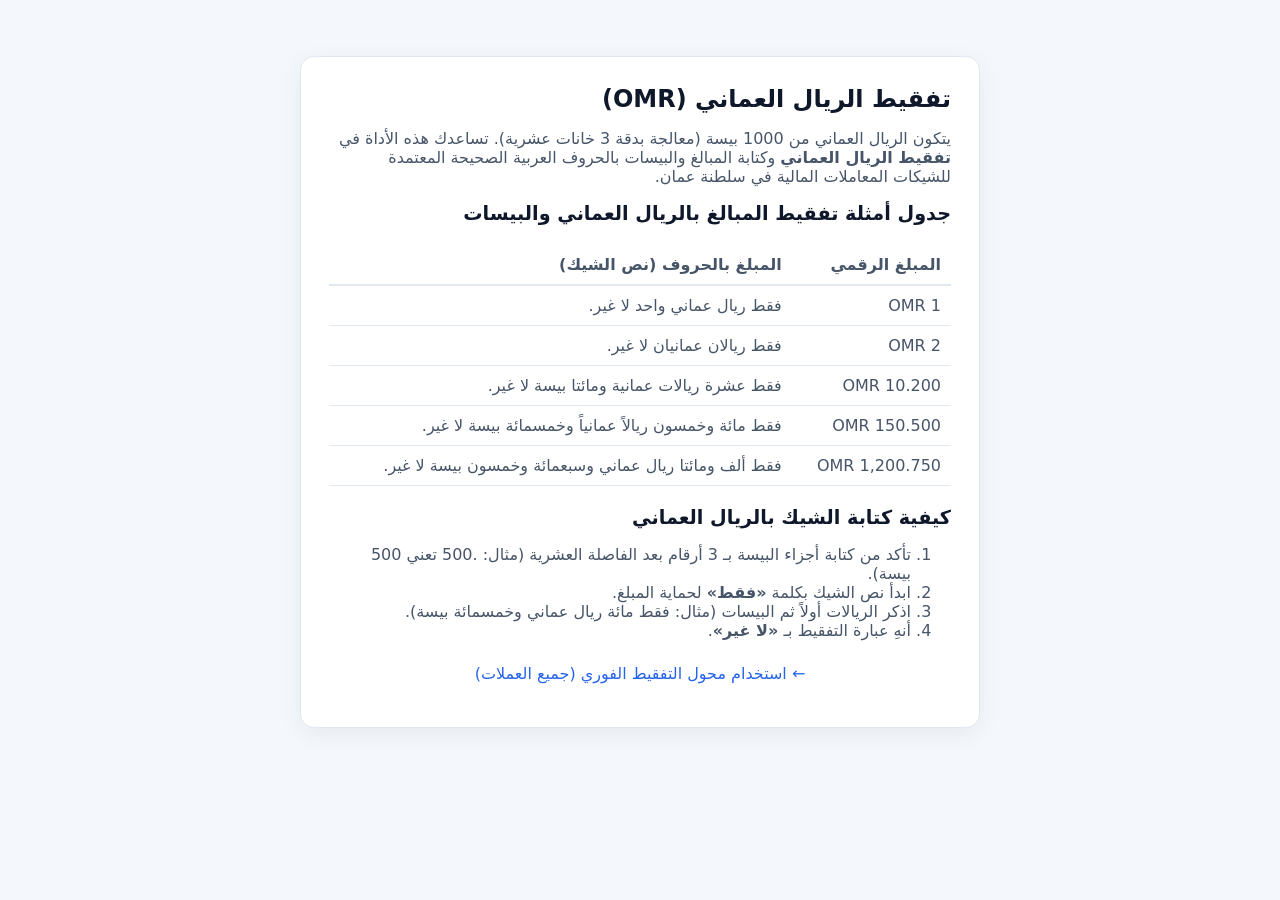
<file: omani-rial/index.html>
<!DOCTYPE html>
<html lang="ar" dir="rtl">
<head>
<meta charset="UTF-8">
<meta name="viewport" content="width=device-width, initial-scale=1">
<title>تفقيط ريال عماني (OMR) - تحويل المبالغ والبيسة إلى كلمات | تفقيط</title>
<meta name="description" content="أداة تفقيط الريال العماني تحول المبالغ إلى كلمات عربية صحيحة مع حساب البيسات بدقة 3 خانات عشرية (1000 بيسة). مخصصة لكتابة الشيكات والعقود بـ OMR.">
<meta name="keywords" content="تفقيط ريال عماني, تفقيط الريال العماني, تفقيط البيسة عمان, كتابة الشيك بالريال العماني, تحويل المبلغ إلى كلمات ريال عماني">
<link rel="canonical" href="https://ar.sueldopro.online/omani-rial/">
<link rel="stylesheet" href="../style.css">
<script type="application/ld+json">
{
  "@context": "https://schema.org",
  "@type": "WebApplication",
  "name": "أداة تفقيط الريال العماني",
  "url": "https://ar.sueldopro.online/omani-rial/",
  "applicationCategory": "FinanceApplication",
  "operatingSystem": "All",
  "description": "تحويل الأرقام إلى كلمات عربية بالريال العماني والبيسة (3 خانات عشرية) للشيكات والعقود"
}
</script>
</head>
<body>
<main class="card" style="max-width: 680px; margin: 40px auto; padding: 28px;">
  <h1>تفقيط الريال العماني (OMR)</h1>
  <p>يتكون الريال العماني من 1000 بيسة (معالجة بدقة 3 خانات عشرية). تساعدك هذه الأداة في <strong>تفقيط الريال العماني</strong> وكتابة المبالغ والبيسات بالحروف العربية الصحيحة المعتمدة للشيكات المعاملات المالية في سلطنة عمان.</p>

  <h2>جدول أمثلة تفقيط المبالغ بالريال العماني والبيسات</h2>
  <table style="width:100%; border-collapse: collapse; margin: 20px 0; text-align: right;">
    <thead>
      <tr style="border-bottom: 2px solid var(--line);">
        <th style="padding: 10px;">المبلغ الرقمي</th>
        <th style="padding: 10px;">المبلغ بالحروف (نص الشيك)</th>
      </tr>
    </thead>
    <tbody>
      <tr style="border-bottom: 1px solid var(--line);"><td style="padding: 10px;">1 OMR</td><td style="padding: 10px;">فقط ريال عماني واحد لا غير.</td></tr>
      <tr style="border-bottom: 1px solid var(--line);"><td style="padding: 10px;">2 OMR</td><td style="padding: 10px;">فقط ريالان عمانيان لا غير.</td></tr>
      <tr style="border-bottom: 1px solid var(--line);"><td style="padding: 10px;">10.200 OMR</td><td style="padding: 10px;">فقط عشرة ريالات عمانية ومائتا بيسة لا غير.</td></tr>
      <tr style="border-bottom: 1px solid var(--line);"><td style="padding: 10px;">150.500 OMR</td><td style="padding: 10px;">فقط مائة وخمسون ريالاً عمانياً وخمسمائة بيسة لا غير.</td></tr>
      <tr style="border-bottom: 1px solid var(--line);"><td style="padding: 10px;">1,200.750 OMR</td><td style="padding: 10px;">فقط ألف ومائتا ريال عماني وسبعمائة وخمسون بيسة لا غير.</td></tr>
    </tbody>
  </table>

  <h2>كيفية كتابة الشيك بالريال العماني</h2>
  <ol>
    <li>تأكد من كتابة أجزاء البيسة بـ 3 أرقام بعد الفاصلة العشرية (مثال: .500 تعني 500 بيسة).</li>
    <li>ابدأ نص الشيك بكلمة <strong>«فقط»</strong> لحماية المبلغ.</li>
    <li>اذكر الريالات أولاً ثم البيسات (مثال: فقط مائة ريال عماني وخمسمائة بيسة).</li>
    <li>أنهِ عبارة التفقيط بـ <strong>«لا غير»</strong>.</li>
  </ol>

  <p style="margin-top: 24px; text-align: center;"><a href="../">← استخدام محول التفقيط الفوري (جميع العملات)</a></p>
</main>
</body>
</html>
</file>
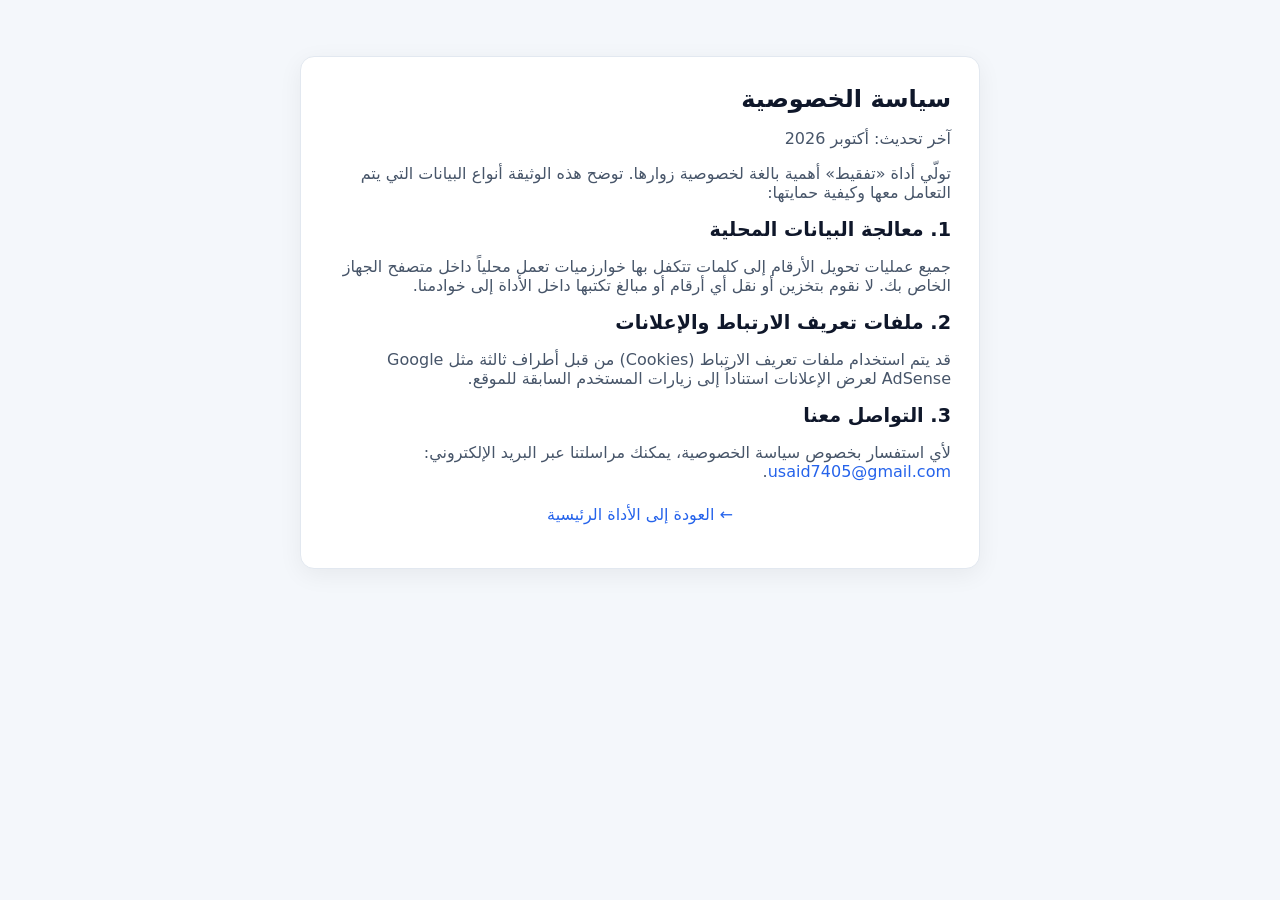
<file: privacy/index.html>
<!DOCTYPE html>
<html lang="ar" dir="rtl">
<head>
<meta charset="UTF-8">
<meta name="viewport" content="width=device-width, initial-scale=1">
<title>سياسة الخصوصية - تفقيط</title>
<link rel="canonical" href="https://ar.sueldopro.online/privacy/">
<link rel="stylesheet" href="../style.css">
</head>
<body>
<main class="card" style="max-width: 680px; margin: 40px auto; padding: 28px;">
  <h1>سياسة الخصوصية</h1>
  <p>آخر تحديث: أكتوبر 2026</p>
  
  <p>تولّي أداة «تفقيط» أهمية بالغة لخصوصية زوارها. توضح هذه الوثيقة أنواع البيانات التي يتم التعامل معها وكيفية حمايتها:</p>
  
  <h2>1. معالجة البيانات المحلية</h2>
  <p>جميع عمليات تحويل الأرقام إلى كلمات تتكفل بها خوارزميات تعمل محلياً داخل متصفح الجهاز الخاص بك. لا نقوم بتخزين أو نقل أي أرقام أو مبالغ تكتبها داخل الأداة إلى خوادمنا.</p>

  <h2>2. ملفات تعريف الارتباط والإعلانات</h2>
  <p>قد يتم استخدام ملفات تعريف الارتباط (Cookies) من قبل أطراف ثالثة مثل Google AdSense لعرض الإعلانات استناداً إلى زيارات المستخدم السابقة للموقع.</p>

  <h2>3. التواصل معنا</h2>
  <p>لأي استفسار بخصوص سياسة الخصوصية، يمكنك مراسلتنا عبر البريد الإلكتروني: <a href="mailto:usaid7405@gmail.com">usaid7405@gmail.com</a>.</p>

  <p style="margin-top: 24px; text-align: center;"><a href="../">← العودة إلى الأداة الرئيسية</a></p>
</main>
</body>
</html>
</file>
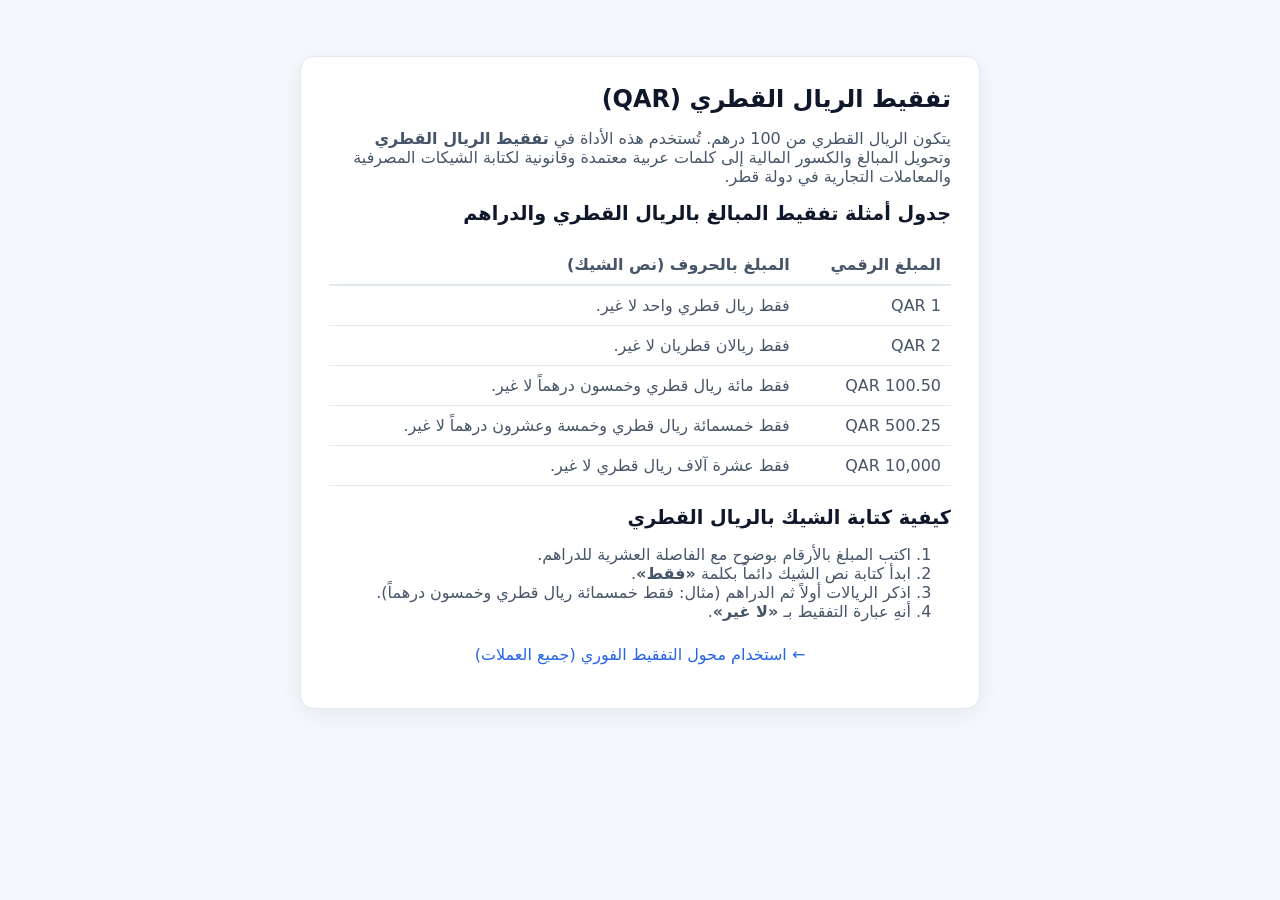
<file: qatari-riyal/index.html>
<!DOCTYPE html>
<html lang="ar" dir="rtl">
<head>
<meta charset="UTF-8">
<meta name="viewport" content="width=device-width, initial-scale=1">
<title>تفقيط ريال قطري (QAR) - تحويل المبالغ والشيكات إلى كلمات | تفقيط</title>
<meta name="description" content="أداة تفقيط الريال القطري تحول المبالغ الرقمية إلى كلمات عربية صحيحة مع حساب الدراهم. مخصصة لكتابة الشيكات المصرفية والعقود بـ QAR.">
<meta name="keywords" content="تفقيط ريال قطري, تفقيط الريال القطري, كتابة الشيك بالريال القطري, تفقيط الدراهم قطر, تحويل المبلغ إلى كلمات ريال قطري">
<link rel="canonical" href="https://ar.sueldopro.online/qatari-riyal/">
<link rel="stylesheet" href="../style.css">
<script type="application/ld+json">
{
  "@context": "https://schema.org",
  "@type": "WebApplication",
  "name": "أداة تفقيط الريال القطري",
  "url": "https://ar.sueldopro.online/qatari-riyal/",
  "applicationCategory": "FinanceApplication",
  "operatingSystem": "All",
  "description": "تحويل الأرقام إلى كلمات عربية بالريال القطري والدراهم للشيكات والعقود"
}
</script>
</head>
<body>
<main class="card" style="max-width: 680px; margin: 40px auto; padding: 28px;">
  <h1>تفقيط الريال القطري (QAR)</h1>
  <p>يتكون الريال القطري من 100 درهم. تُستخدم هذه الأداة في <strong>تفقيط الريال القطري</strong> وتحويل المبالغ والكسور المالية إلى كلمات عربية معتمدة وقانونية لكتابة الشيكات المصرفية والمعاملات التجارية في دولة قطر.</p>

  <h2>جدول أمثلة تفقيط المبالغ بالريال القطري والدراهم</h2>
  <table style="width:100%; border-collapse: collapse; margin: 20px 0; text-align: right;">
    <thead>
      <tr style="border-bottom: 2px solid var(--line);">
        <th style="padding: 10px;">المبلغ الرقمي</th>
        <th style="padding: 10px;">المبلغ بالحروف (نص الشيك)</th>
      </tr>
    </thead>
    <tbody>
      <tr style="border-bottom: 1px solid var(--line);"><td style="padding: 10px;">1 QAR</td><td style="padding: 10px;">فقط ريال قطري واحد لا غير.</td></tr>
      <tr style="border-bottom: 1px solid var(--line);"><td style="padding: 10px;">2 QAR</td><td style="padding: 10px;">فقط ريالان قطريان لا غير.</td></tr>
      <tr style="border-bottom: 1px solid var(--line);"><td style="padding: 10px;">100.50 QAR</td><td style="padding: 10px;">فقط مائة ريال قطري وخمسون درهماً لا غير.</td></tr>
      <tr style="border-bottom: 1px solid var(--line);"><td style="padding: 10px;">500.25 QAR</td><td style="padding: 10px;">فقط خمسمائة ريال قطري وخمسة وعشرون درهماً لا غير.</td></tr>
      <tr style="border-bottom: 1px solid var(--line);"><td style="padding: 10px;">10,000 QAR</td><td style="padding: 10px;">فقط عشرة آلاف ريال قطري لا غير.</td></tr>
    </tbody>
  </table>

  <h2>كيفية كتابة الشيك بالريال القطري</h2>
  <ol>
    <li>اكتب المبلغ بالأرقام بوضوح مع الفاصلة العشرية للدراهم.</li>
    <li>ابدأ كتابة نص الشيك دائماً بكلمة <strong>«فقط»</strong>.</li>
    <li>اذكر الريالات أولاً ثم الدراهم (مثال: فقط خمسمائة ريال قطري وخمسون درهماً).</li>
    <li>أنهِ عبارة التفقيط بـ <strong>«لا غير»</strong>.</li>
  </ol>

  <p style="margin-top: 24px; text-align: center;"><a href="../">← استخدام محول التفقيط الفوري (جميع العملات)</a></p>
</main>
</body>
</html>
</file>
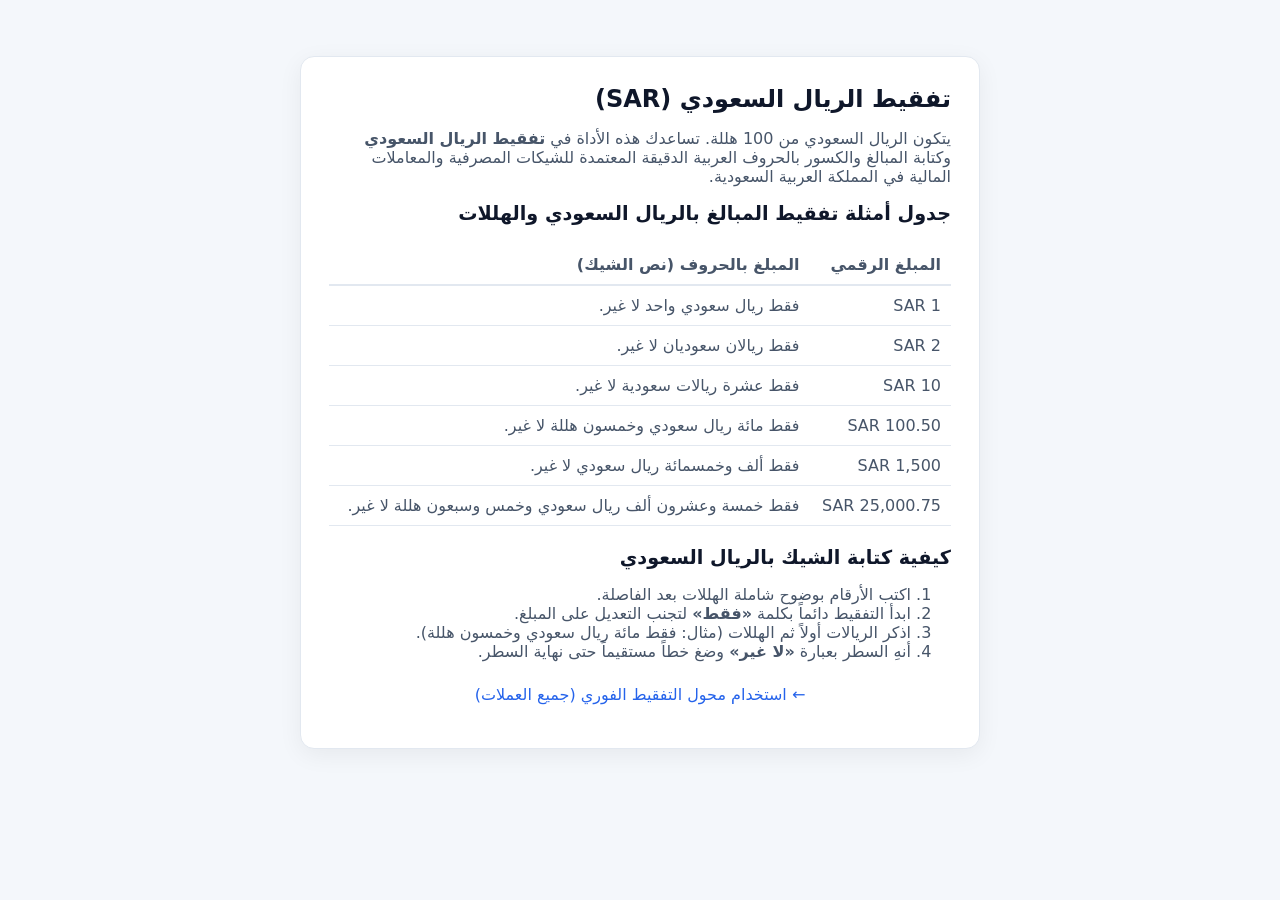
<file: saudi-riyal/index.html>
<!DOCTYPE html>
<html lang="ar" dir="rtl">
<head>
<meta charset="UTF-8">
<meta name="viewport" content="width=device-width, initial-scale=1">
<title>تفقيط ريال سعودي (SAR) - كتابة المبالغ والشيكات بالحروف | تفقيط</title>
<meta name="description" content="أداة تفقيط الريال السعودي تحول المبالغ إلى كلمات عربية صحيحة مع حساب الهللات. مخصصة لكتابة الشيكات المصرفية، العقود، والفواتير بـ SAR.">
<meta name="keywords" content="تفقيط ريال سعودي, تفقيط الريال السعودي, كتابة الشيك بالريال السعودي, تفقيط الهللات, تحويل المبلغ إلى كلمات ريال سعودي">
<link rel="canonical" href="https://ar.sueldopro.online/saudi-riyal/">
<link rel="stylesheet" href="../style.css">
<script type="application/ld+json">
{
  "@context": "https://schema.org",
  "@type": "WebApplication",
  "name": "أداة تفقيط الريال السعودي",
  "url": "https://ar.sueldopro.online/saudi-riyal/",
  "applicationCategory": "FinanceApplication",
  "operatingSystem": "All",
  "description": "تحويل الأرقام إلى كلمات عربية بالريال السعودي والهللات للشيكات والعقود"
}
</script>
</head>
<body>
<main class="card" style="max-width: 680px; margin: 40px auto; padding: 28px;">
  <h1>تفقيط الريال السعودي (SAR)</h1>
  <p>يتكون الريال السعودي من 100 هللة. تساعدك هذه الأداة في <strong>تفقيط الريال السعودي</strong> وكتابة المبالغ والكسور بالحروف العربية الدقيقة المعتمدة للشيكات المصرفية والمعاملات المالية في المملكة العربية السعودية.</p>

  <h2>جدول أمثلة تفقيط المبالغ بالريال السعودي والهللات</h2>
  <table style="width:100%; border-collapse: collapse; margin: 20px 0; text-align: right;">
    <thead>
      <tr style="border-bottom: 2px solid var(--line);">
        <th style="padding: 10px;">المبلغ الرقمي</th>
        <th style="padding: 10px;">المبلغ بالحروف (نص الشيك)</th>
      </tr>
    </thead>
    <tbody>
      <tr style="border-bottom: 1px solid var(--line);"><td style="padding: 10px;">1 SAR</td><td style="padding: 10px;">فقط ريال سعودي واحد لا غير.</td></tr>
      <tr style="border-bottom: 1px solid var(--line);"><td style="padding: 10px;">2 SAR</td><td style="padding: 10px;">فقط ريالان سعوديان لا غير.</td></tr>
      <tr style="border-bottom: 1px solid var(--line);"><td style="padding: 10px;">10 SAR</td><td style="padding: 10px;">فقط عشرة ريالات سعودية لا غير.</td></tr>
      <tr style="border-bottom: 1px solid var(--line);"><td style="padding: 10px;">100.50 SAR</td><td style="padding: 10px;">فقط مائة ريال سعودي وخمسون هللة لا غير.</td></tr>
      <tr style="border-bottom: 1px solid var(--line);"><td style="padding: 10px;">1,500 SAR</td><td style="padding: 10px;">فقط ألف وخمسمائة ريال سعودي لا غير.</td></tr>
      <tr style="border-bottom: 1px solid var(--line);"><td style="padding: 10px;">25,000.75 SAR</td><td style="padding: 10px;">فقط خمسة وعشرون ألف ريال سعودي وخمس وسبعون هللة لا غير.</td></tr>
    </tbody>
  </table>

  <h2>كيفية كتابة الشيك بالريال السعودي</h2>
  <ol>
    <li>اكتب الأرقام بوضوح شاملة الهللات بعد الفاصلة.</li>
    <li>ابدأ التفقيط دائماً بكلمة <strong>«فقط»</strong> لتجنب التعديل على المبلغ.</li>
    <li>اذكر الريالات أولاً ثم الهللات (مثال: فقط مائة ريال سعودي وخمسون هللة).</li>
    <li>أنهِ السطر بعبارة <strong>«لا غير»</strong> وضغ خطاً مستقيماً حتى نهاية السطر.</li>
  </ol>

  <p style="margin-top: 24px; text-align: center;"><a href="../">← استخدام محول التفقيط الفوري (جميع العملات)</a></p>
</main>
</body>
</html>
</file>
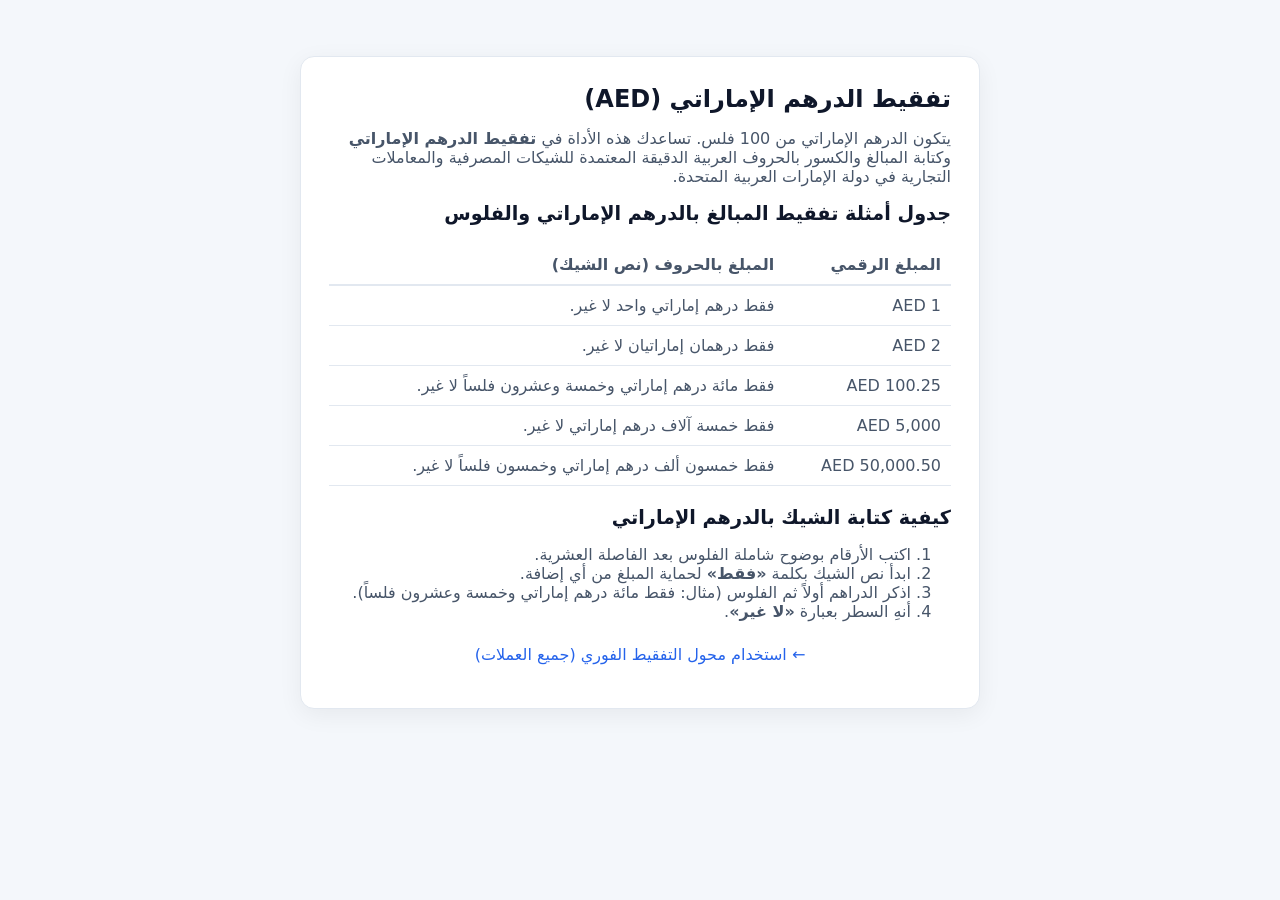
<file: uae-dirham/index.html>
<!DOCTYPE html>
<html lang="ar" dir="rtl">
<head>
<meta charset="UTF-8">
<meta name="viewport" content="width=device-width, initial-scale=1">
<title>تفقيط درهم إماراتي (AED) - كتابة المبالغ والشيكات بالحروف | تفقيط</title>
<meta name="description" content="أداة تفقيط الدرهم الإماراتي تحول المبالغ إلى كلمات عربية مع حساب الفلوس. مخصصة لكتابة الشيكات التجارية، العقود، والفواتير بـ AED.">
<meta name="keywords" content="تفقيط درهم إماراتي, تفقيط الدرهم الإماراتي, كتابة الشيك بالدرهم الإماراتي, تفقيط الفلوس, تحويل المبلغ إلى كلمات درهم">
<link rel="canonical" href="https://ar.sueldopro.online/uae-dirham/">
<link rel="stylesheet" href="../style.css">
<script type="application/ld+json">
{
  "@context": "https://schema.org",
  "@type": "WebApplication",
  "name": "أداة تفقيط الدرهم الإماراتي",
  "url": "https://ar.sueldopro.online/uae-dirham/",
  "applicationCategory": "FinanceApplication",
  "operatingSystem": "All",
  "description": "تحويل الأرقام إلى كلمات عربية بالدرهم الإماراتي والفلس للشيكات والعقود"
}
</script>
</head>
<body>
<main class="card" style="max-width: 680px; margin: 40px auto; padding: 28px;">
  <h1>تفقيط الدرهم الإماراتي (AED)</h1>
  <p>يتكون الدرهم الإماراتي من 100 فلس. تساعدك هذه الأداة في <strong>تفقيط الدرهم الإماراتي</strong> وكتابة المبالغ والكسور بالحروف العربية الدقيقة المعتمدة للشيكات المصرفية والمعاملات التجارية في دولة الإمارات العربية المتحدة.</p>

  <h2>جدول أمثلة تفقيط المبالغ بالدرهم الإماراتي والفلوس</h2>
  <table style="width:100%; border-collapse: collapse; margin: 20px 0; text-align: right;">
    <thead>
      <tr style="border-bottom: 2px solid var(--line);">
        <th style="padding: 10px;">المبلغ الرقمي</th>
        <th style="padding: 10px;">المبلغ بالحروف (نص الشيك)</th>
      </tr>
    </thead>
    <tbody>
      <tr style="border-bottom: 1px solid var(--line);"><td style="padding: 10px;">1 AED</td><td style="padding: 10px;">فقط درهم إماراتي واحد لا غير.</td></tr>
      <tr style="border-bottom: 1px solid var(--line);"><td style="padding: 10px;">2 AED</td><td style="padding: 10px;">فقط درهمان إماراتيان لا غير.</td></tr>
      <tr style="border-bottom: 1px solid var(--line);"><td style="padding: 10px;">100.25 AED</td><td style="padding: 10px;">فقط مائة درهم إماراتي وخمسة وعشرون فلساً لا غير.</td></tr>
      <tr style="border-bottom: 1px solid var(--line);"><td style="padding: 10px;">5,000 AED</td><td style="padding: 10px;">فقط خمسة آلاف درهم إماراتي لا غير.</td></tr>
      <tr style="border-bottom: 1px solid var(--line);"><td style="padding: 10px;">50,000.50 AED</td><td style="padding: 10px;">فقط خمسون ألف درهم إماراتي وخمسون فلساً لا غير.</td></tr>
    </tbody>
  </table>

  <h2>كيفية كتابة الشيك بالدرهم الإماراتي</h2>
  <ol>
    <li>اكتب الأرقام بوضوح شاملة الفلوس بعد الفاصلة العشرية.</li>
    <li>ابدأ نص الشيك بكلمة <strong>«فقط»</strong> لحماية المبلغ من أي إضافة.</li>
    <li>اذكر الدراهم أولاً ثم الفلوس (مثال: فقط مائة درهم إماراتي وخمسة وعشرون فلساً).</li>
    <li>أنهِ السطر بعبارة <strong>«لا غير»</strong>.</li>
  </ol>

  <p style="margin-top: 24px; text-align: center;"><a href="../">← استخدام محول التفقيط الفوري (جميع العملات)</a></p>
</main>
</body>
</html>
</file>
<file: style.css>
:root{--bg:#f4f7fb;--card:#fff;--ink:#0f172a;--accent:#2563eb;--accent2:#1e40af;--text:#475569;--line:#e2e8f0;--soft:#f1f5f9;--err:#b91c1c}
@media(prefers-color-scheme:dark){:root{--bg:#0b1220;--card:#111a2e;--ink:#f1f5f9;--accent:#3b82f6;--accent2:#1d4ed8;--text:#cbd5e1;--line:#26334d;--soft:#18233b;--err:#fca5a5}}
*{box-sizing:border-box}
body{font-family:system-ui,-apple-system,sans-serif;background:var(--bg);color:var(--text);margin:0;padding:16px;display:flex;flex-direction:column;align-items:center}
a{color:var(--accent);text-decoration:none}
a:hover{text-decoration:underline}
.card{width:100%;max-width:680px;background:var(--card);border-radius:14px;border:1px solid var(--line);padding:24px;box-shadow:0 6px 24px rgba(0,0,0,.06)}
h1{color:var(--ink);font-size:1.5rem;margin-top:0}
h2{color:var(--ink);font-size:1.2rem}
</file>
